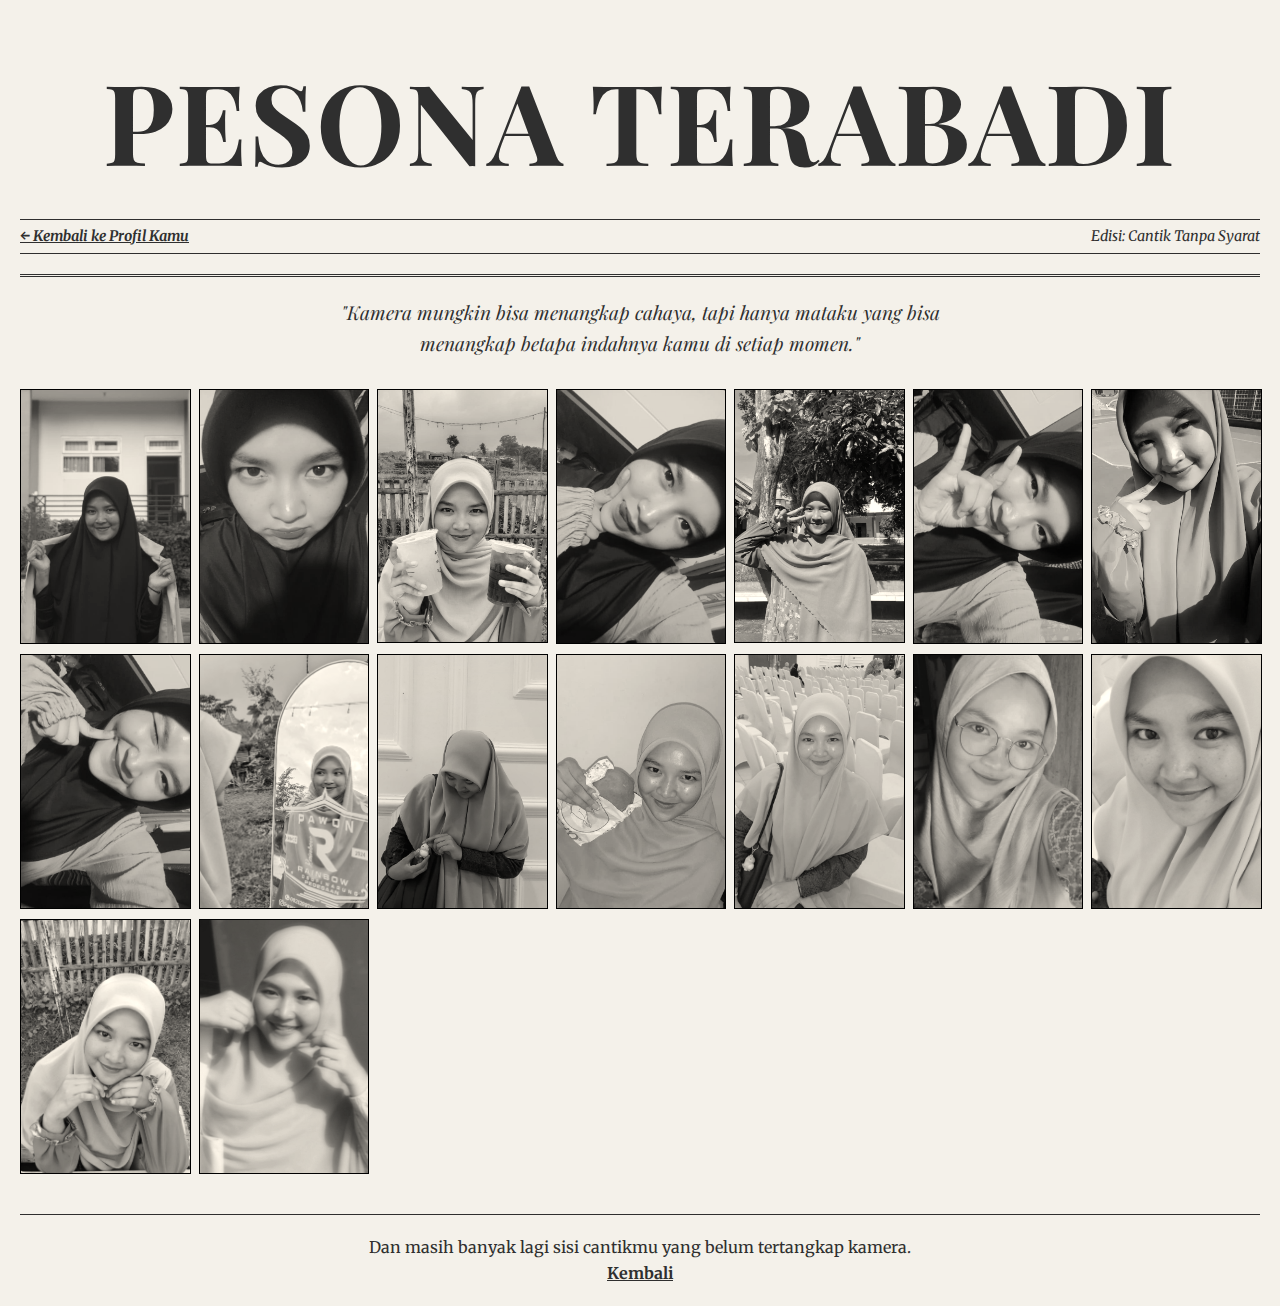
<file: album-kamu.html>
<!DOCTYPE html>
<html lang="id">
<head>
    <meta charset="UTF-8">
    <meta name="viewport" content="width=device-width, initial-scale=1.0">
    <title>Galeri Cantik - The Love Chronicle</title>
    <link rel="stylesheet" href="style.css">
</head>
<body>

    <header>
        <h1 class="masthead">Pesona Terabadi</h1>
        <div class="date-line">
            <a href="kamu.html" class="story-link">← Kembali ke Profil Kamu</a>
            <span>Edisi: Cantik Tanpa Syarat</span>
        </div>
    </header>

    <main>
        <div style="text-align: center; max-width: 600px; margin: 0 auto 30px auto;">
            <p style="font-family: 'Playfair Display', serif; font-size: 1.2rem; font-style: italic;">
                "Kamera mungkin bisa menangkap cahaya, tapi hanya mataku yang bisa menangkap betapa indahnya kamu di setiap momen."
            </p>
        </div>

        <div class="album-grid">
                <img src="/assets/album/kamu (1).jpeg" class="interactive-img">
                <img src="/assets/album/kamu (1).jpg" class="interactive-img">
                <img src="/assets/album/kamu (2).jpeg" class="interactive-img">
                <img src="/assets/album/kamu (2).jpg" class="interactive-img">
                <img src="/assets/album/kamu (3).jpeg" class="interactive-img">
                <img src="/assets/album/kamu (3).jpg" class="interactive-img">
                <img src="/assets/album/kamu (4).jpeg" class="interactive-img">
                <img src="/assets/album/kamu (4).jpg" class="interactive-img">
                <img src="/assets/album/kamu (5).jpeg" class="interactive-img">
                <img src="/assets/album/kamu (5).jpg" class="interactive-img">
                <img src="/assets/album/kamu (6).jpeg" class="interactive-img">
                <img src="/assets/album/kamu (6).jpg" class="interactive-img">
                <img src="/assets/album/kamu (7).jpeg" class="interactive-img">
                <img src="/assets/album/kamu (7).jpg" class="interactive-img">
                <img src="/assets/album/kamu (8).jpeg" class="interactive-img">
                <img src="/assets/album/kamu (8).jpg" class="interactive-img">
        </div>
      
        <div style="text-align: center; margin-top: 40px; border-top: 1px solid var(--text-ink); padding-top: 20px;">
            <p>Dan masih banyak lagi sisi cantikmu yang belum tertangkap kamera.</p>
            <a href="kamu.html" class="story-link">Kembali</a>
        </div>

    </main>

    <script src="script.js"></script>
</body>
</html>
</file>
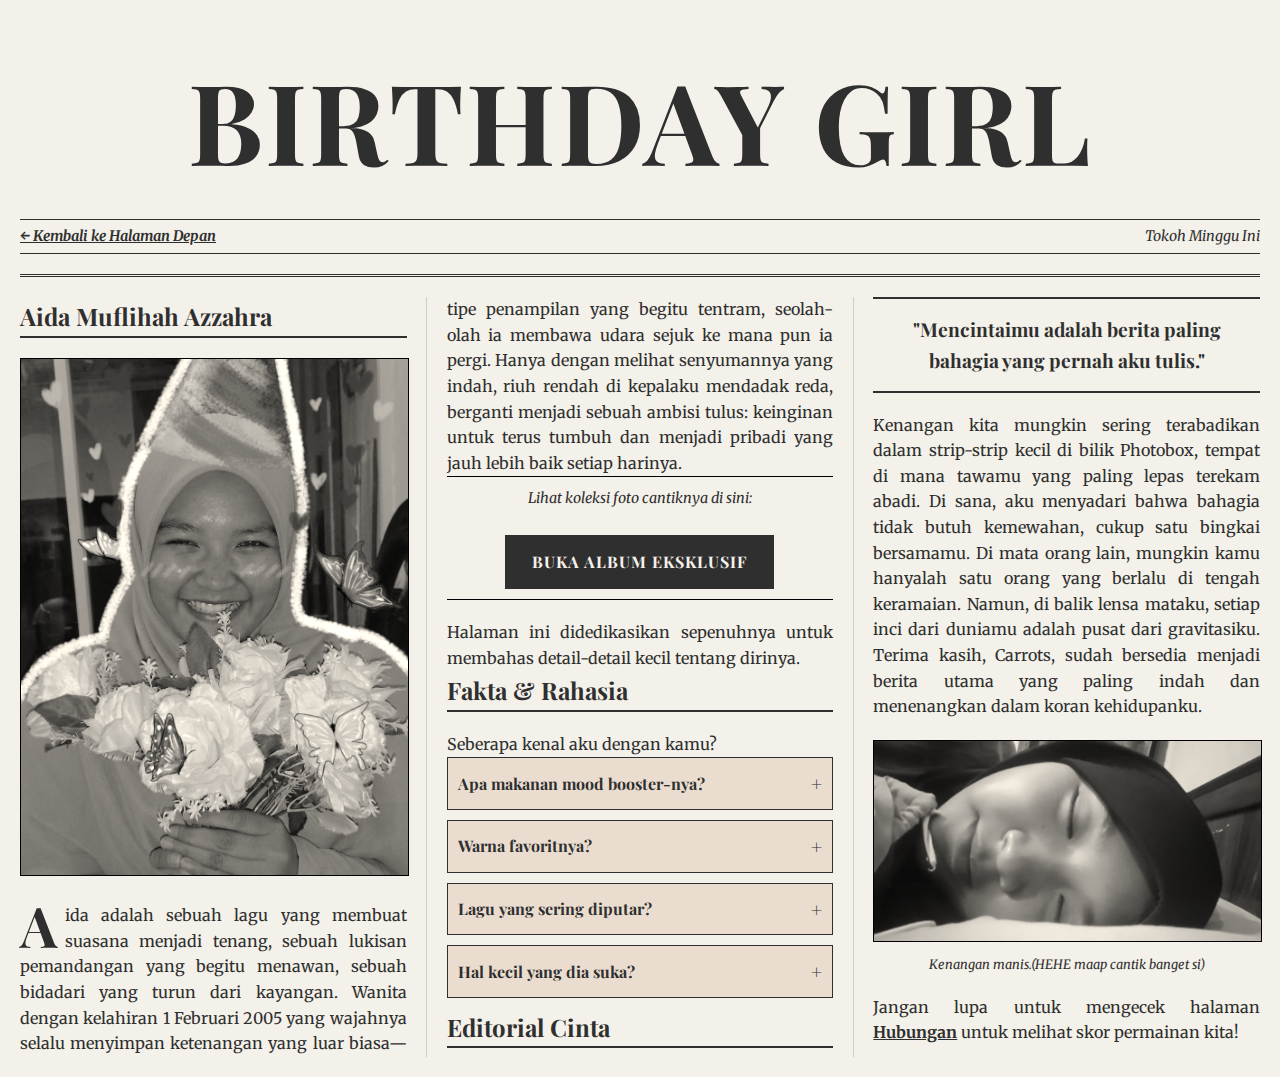
<file: kamu.html>
<!DOCTYPE html>
<html lang="id">
<head>
    <meta charset="UTF-8">
    <meta name="viewport" content="width=device-width, initial-scale=1.0">
    <title>Tentang Kamu - The Love Chronicle</title>
    <link rel="stylesheet" href="style.css">
    <style>
        /* CSS Tambahan Khusus Halaman Ini (Inline agar rapi) */
        
        /* Gaya untuk Quiz/Fakta (Details & Summary) */
        details {
            background: #eaddcf;
            padding: 10px;
            margin-bottom: 10px;
            border: 1px solid var(--text-ink);
            cursor: pointer;
        }
        
        summary {
            font-weight: bold;
            font-family: 'Playfair Display', serif;
            list-style: none; /* Hilangkan panah default */
            display: flex;
            justify-content: space-between;
            align-items: center;
        }

        summary::after {
            content: '+'; 
            font-size: 1.2rem;
        }

        details[open] summary::after {
            content: '-';
        }

        details p {
            margin: 10px 0 0 0;
            font-style: italic;
            border-top: 1px dashed var(--text-ink);
            padding-top: 5px;
        }

        /* Gaya Kutipan Koran */
        .quote-box {
            border-top: 2px solid var(--text-ink);
            border-bottom: 2px solid var(--text-ink);
            padding: 15px;
            margin: 20px 0;
            text-align: center;
            font-size: 1.2rem;
            font-weight: bold;
            font-family: 'Playfair Display', serif;
        }
        .btn-newspaper {
            display: inline-block;
            background-color: var(--text-ink);
            color: var(--bg-paper);
            padding: 12px 25px;
            text-decoration: none;
            font-family: 'Playfair Display', serif;
            font-weight: bold;
            border: 2px solid var(--text-ink);
            text-transform: uppercase;
            letter-spacing: 1px;
            transition: all 0.3s ease;
            margin-top: 15px;
            cursor: pointer;
        }

        .btn-newspaper:hover {
            background-color: transparent; /* Jadi transparan saat di-hover */
            color: var(--accent); /* Huruf jadi merah */
            border-color: var(--accent);
        }
    </style>
</head>
<body>

    <header>
        <h1 class="masthead">Birthday Girl</h1>
        <div class="date-line">
            <a href="main.html" class="story-link">← Kembali ke Halaman Depan</a>
            <span>Tokoh Minggu Ini</span>
        </div>
    </header>

    <main class="newspaper-content">
        
<article>
    <h2>Aida Muflihah Azzahra</h2>
    <figure>
        <img src="/assets/kamu1.png" alt="Pasangan" class="interactive-img">
    </figure>
    
    <p><span class="drop-cap">A</span>ida adalah sebuah lagu yang membuat suasana menjadi tenang, sebuah lukisan pemandangan yang begitu menawan, sebuah bidadari yang turun dari kayangan. Wanita dengan kelahiran 1 Februari 2005 yang wajahnya selalu menyimpan ketenangan yang luar biasa—tipe penampilan yang begitu tentram, seolah-olah ia membawa udara sejuk ke mana pun ia pergi. Hanya dengan melihat senyumannya yang indah, riuh rendah di kepalaku mendadak reda, berganti menjadi sebuah ambisi tulus: keinginan untuk terus tumbuh dan menjadi pribadi yang jauh lebih baik setiap harinya.</p>

    <div style="text-align: center; margin-bottom: 20px; border-top: 1px double #000; border-bottom: 1px double #000; padding: 10px 0;">
        <p style="margin:0 0 10px 0; font-style:italic; font-size:0.9rem;">Lihat koleksi foto cantiknya di sini:</p>
        <a href="album-kamu.html" class="btn-newspaper">Buka Album Eksklusif</a>
    </div>
    <p>Halaman ini didedikasikan sepenuhnya untuk membahas detail-detail kecil tentang dirinya.</p>
</article>

        <article>
            <h2>Fakta & Rahasia</h2>
            <p>Seberapa kenal aku dengan kamu?</p>

            <div class="quiz-section">
                <details>
                    <summary>Apa makanan mood booster-nya?</summary>
                    <p>Seblak level pedas (tapi gaboleeee banyak-banyak)</p>
                </details>

                <details>
                    <summary>Warna favoritnya?</summary>
                    <p>Warna favoritnya nama band dari lagi "Cinta Dalam Hati"</p>
                </details>

                <details>
                    <summary>Lagu yang sering diputar?</summary>
                    <p>Apa ay??? lagunya Dimas M kali ya</p>
                </details>
                
                <details>
                    <summary>Hal kecil yang dia suka?</summary>
                    <p>Diperlakukan manis, diberi kabar, dan masih banyak lagi.</p>
                </details>
            </div>
        </article>

        <article>
            <h2>Editorial Cinta</h2>
            <div class="quote-box">
                "Mencintaimu adalah berita paling bahagia yang pernah aku tulis."
            </div>

            <p>Kenangan kita mungkin sering terabadikan dalam strip-strip kecil di bilik Photobox, tempat di mana tawamu yang paling lepas terekam abadi. Di sana, aku menyadari bahwa bahagia tidak butuh kemewahan, cukup satu bingkai bersamamu. Di mata orang lain, mungkin kamu hanyalah satu orang yang berlalu di tengah keramaian. Namun, di balik lensa mataku, setiap inci dari duniamu adalah pusat dari gravitasiku. Terima kasih, Carrots, sudah bersedia menjadi berita utama yang paling indah dan menenangkan dalam koran kehidupanku.</p>

            <figure>
                <img src="/assets/kamu2.png" class="interactive-img" style="height: 200px; object-fit: cover;">
                <figcaption>Kenangan manis.(HEHE maap cantik banget si)</figcaption>
            </figure>

            <p>Jangan lupa untuk mengecek halaman <a href="kita.html" class="story-link">Hubungan</a> untuk melihat skor permainan kita!</p>
        </article>

    </main>

    <script src="script.js"></script>
</body>
</html>
</file>
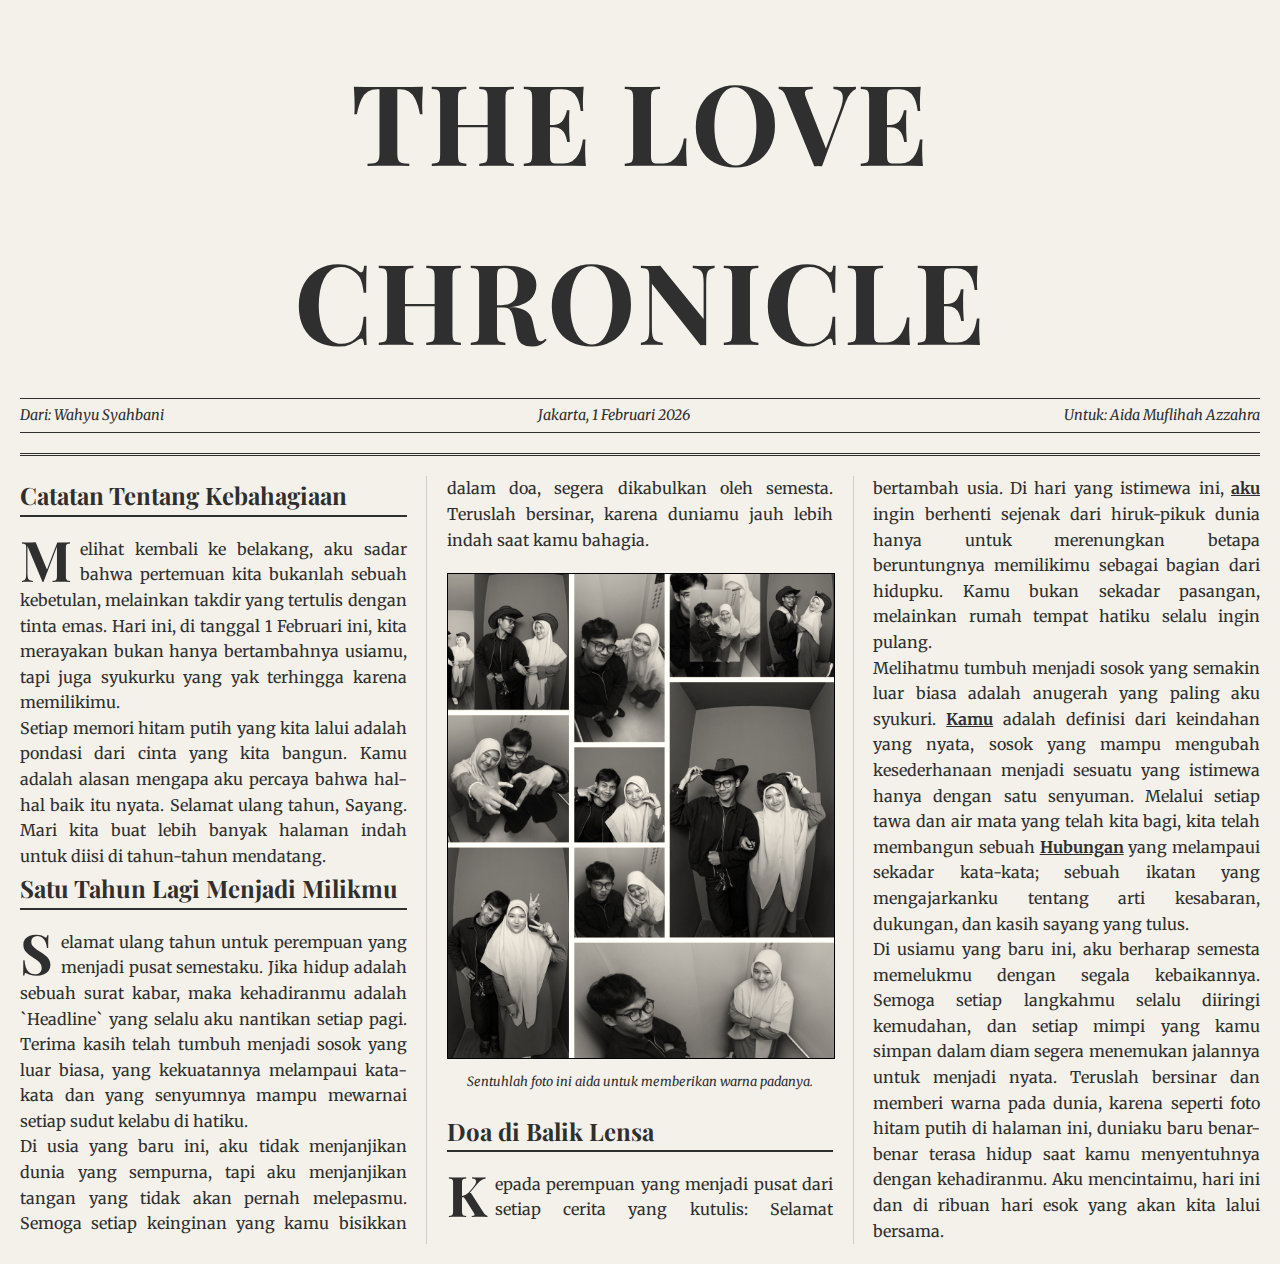
<file: main.html>
<!DOCTYPE html>
<html lang="id">
<head>
    <meta charset="UTF-8">
    <meta name="viewport" content="width=device-width, initial-scale=1.0">
    <title>The Love Chronicle - Halaman Utama</title>
    <link rel="stylesheet" href="style.css">
</head>
<body>

    <header>
        <h1 class="masthead">The Love Chronicle</h1>
        <div class="date-line">
            <span>Dari: Wahyu Syahbani</span>
            <span>Jakarta, 1 Februari 2026</span>
            <span>Untuk: Aida Muflihah Azzahra</span>
        </div>
    </header>

    <main class="newspaper-content">
        <article>
            <h2>Catatan Tentang Kebahagiaan</h2>
            <p><span class="drop-cap">M</span>elihat kembali ke belakang, aku sadar bahwa pertemuan kita bukanlah sebuah kebetulan, melainkan takdir yang tertulis dengan tinta emas. Hari ini, di tanggal 1 Februari ini, kita merayakan bukan hanya bertambahnya usiamu, tapi juga syukurku yang yak terhingga karena memilikimu.</p>

            <p>Setiap memori hitam putih yang kita lalui adalah pondasi dari cinta yang kita bangun. Kamu adalah alasan mengapa aku percaya bahwa hal-hal baik itu nyata. Selamat ulang tahun, Sayang. Mari kita buat lebih banyak halaman indah untuk diisi di tahun-tahun mendatang.</p>

            <h2>Satu Tahun Lagi Menjadi Milikmu</h2>
            <p><span class="drop-cap">S</span>elamat ulang tahun untuk perempuan yang menjadi pusat semestaku. Jika hidup adalah sebuah surat kabar, maka kehadiranmu adalah `Headline` yang selalu aku nantikan setiap pagi. Terima kasih telah tumbuh menjadi sosok yang luar biasa, yang kekuatannya melampaui kata-kata dan yang senyumnya mampu mewarnai setiap sudut kelabu di hatiku.</p>

            <p>Di usia yang baru ini, aku tidak menjanjikan dunia yang sempurna, tapi aku menjanjikan tangan yang tidak akan pernah melepasmu. Semoga setiap keinginan yang kamu bisikkan dalam doa, segera dikabulkan oleh semesta. Teruslah bersinar, karena duniamu jauh lebih indah saat kamu bahagia.</p>


            <figure>
                <img src="/assets/gird.png" alt="Couple" class="interactive-img">
                <figcaption>Sentuhlah foto ini aida untuk memberikan warna padanya.</figcaption>
            </figure>
            
            <h2>Doa di Balik Lensa</h2>
            <p><span class="drop-cap">K</span>epada perempuan yang menjadi pusat dari setiap cerita yang kutulis: Selamat bertambah usia. Di hari yang istimewa ini, <a href="aku.html" class="story-link">aku</a> ingin berhenti sejenak dari hiruk-pikuk dunia hanya untuk merenungkan betapa beruntungnya memilikimu sebagai bagian dari hidupku. Kamu bukan sekadar pasangan, melainkan rumah tempat hatiku selalu ingin pulang.</p>
            
            <p>Melihatmu tumbuh menjadi sosok yang semakin luar biasa adalah anugerah yang paling aku syukuri. <a href="kamu.html" class="story-link">Kamu</a> adalah definisi dari keindahan yang nyata, sosok yang mampu mengubah kesederhanaan menjadi sesuatu yang istimewa hanya dengan satu senyuman. Melalui setiap tawa dan air mata yang telah kita bagi, kita telah membangun sebuah <a href="kita.html" class="story-link">Hubungan</a> yang melampaui sekadar kata-kata; sebuah ikatan yang mengajarkanku tentang arti kesabaran, dukungan, dan kasih sayang yang tulus.</p>

            <p>Di usiamu yang baru ini, aku berharap semesta memelukmu dengan segala kebaikannya. Semoga setiap langkahmu selalu diiringi kemudahan, dan setiap mimpi yang kamu simpan dalam diam segera menemukan jalannya untuk menjadi nyata. Teruslah bersinar dan memberi warna pada dunia, karena seperti foto hitam putih di halaman ini, duniaku baru benar-benar terasa hidup saat kamu menyentuhnya dengan kehadiranmu. Aku mencintaimu, hari ini dan di ribuan hari esok yang akan kita lalui bersama.</p>
        </article>
    </main>

    <script src="script.js"></script>
</body>
</html>
</file>
<file: style.css>
/* style.css */
@import url('https://fonts.googleapis.com/css2?family=Playfair+Display:ital,wght@0,400;0,700;1,400&family=Merriweather:wght@300;400;700&display=swap');

:root {
    --bg-paper: #f4f1ea;
    --text-ink: #2f2f2f;
    --accent: #8b0000; /* Merah tua untuk link */
    --border-color: #2f2f2f;
}

body {
    background-color: var(--bg-paper);
    color: var(--text-ink);
    font-family: 'Merriweather', serif;
    margin: 0;
    padding: 20px;
    line-height: 1.6;
}

/* Header Koran */
header {
    text-align: center;
    border-bottom: 3px double var(--border-color);
    margin-bottom: 20px;
    padding-bottom: 20px;
}

h1.masthead {
    font-family: 'Playfair Display', serif;
    font-size: 7rem;
    text-transform: uppercase;
    margin: 10px 0;
    letter-spacing: 2px;
}

.date-line {
    border-top: 1px solid var(--border-color);
    border-bottom: 1px solid var(--border-color);
    padding: 5px 0;
    font-style: italic;
    font-size: 0.9rem;
    display: flex;
    justify-content: space-between;
}

/* Layout Kolom Koran */
.newspaper-content {
    column-count: 3;
    column-gap: 40px;
    column-rule: 1px solid #ccc;
    text-align: justify;
}

@media (max-width: 768px) {
    .newspaper-content {
        column-count: 1;
    }
    h1.masthead {
        font-size: 2rem;
    }
}

/* Typography */
h2 {
    font-family: 'Playfair Display', serif;
    margin-top: 0;
    border-bottom: 2px solid var(--text-ink);
}

.drop-cap {
    float: left;
    font-family: 'Playfair Display', serif;
    font-size: 3.5rem;
    line-height: 0.8;
    margin-right: 8px;
    font-weight: bold;
}

/* Link Interaktif (Kata Tersebar) */
a.story-link {
    color: var(--text-ink);
    text-decoration: underline;
    font-weight: bolder ;
    cursor: pointer;
    transition: color 0.3s;
}

a.story-link:hover {
    color: var(--accent);
    background-color: rgba(0,0,0,0.05);
}

/* Gambar & Efek Warna */
figure {
    margin: 20px 0;
    break-inside: avoid;
    text-align: center;
}

img.interactive-img {
    width: 100%;
    height: auto;
    filter: grayscale(100%) sepia(20%); /* Efek Koran Lama */
    transition: filter 0.8s ease;
    cursor: pointer;
    border: 1px solid #000;
}

/* Kelas ini ditambahkan lewat JS saat diklik */
img.interactive-img.reveal {
    filter: grayscale(0%) sepia(0%);
}

figcaption {
    font-size: 0.8rem;
    font-style: italic;
    margin-top: 5px;
}

/* --- Komponen Halaman Lain --- */

/* Photo Album Grid */
.album-grid {
    display: grid;
    grid-template-columns: repeat(auto-fill, minmax(150px, 1fr));
    gap: 10px;
}

/* Music Player Sederhana */
.vinyl-player {
    border: 2px solid var(--text-ink);
    padding: 15px;
    text-align: center;
    background: #eaddcf;
}
.vinyl-player h3,p{
    margin: 0px 0;
}

.vinyl-player.playing {
    animation: spin 3s linear infinite;
}

@keyframes spin {
    from { transform: rotate(0deg); }
    to { transform: rotate(360deg); }
}


.controls button {
    border:0px;
    background: transparent;
}
.dino-row img{
    width: 100px;
}

/* --- GANTI BAGIAN GAME DI STYLE.CSS --- */

.suit-game-container {
    border: 2px dashed var(--text-ink);
    padding: 15px;
    text-align: center;
    background-color: rgba(0,0,0,0.03); /* Sedikit gelap */
    margin: 20px 0;
}

.score-board {
    display: flex;
    justify-content: space-around;
    font-family: 'Playfair Display', serif;
    font-weight: bold;
    border-bottom: 1px solid var(--text-ink);
    padding-bottom: 10px;
    margin-bottom: 15px;
}

.suit-display {
    font-size: 3rem;
    margin: 10px 0;
    height: 70px; /* Menjaga tinggi tetap stabil */
}

.suit-controls {
    display: flex;
    justify-content: center;
    gap: 10px;
}

.btn-suit {
    background: var(--bg-paper);
    border: 1px solid var(--text-ink);
    font-size: 1.5rem;
    width: 50px;
    height: 50px;
    cursor: pointer;
    border-radius: 50%;
    transition: transform 0.2s, background-color 0.2s;
}

.btn-suit:hover {
    transform: scale(1.1);
    background-color: var(--text-ink);
    color: var(--bg-paper);
}

.result-msg {
    margin-top: 10px;
    font-style: italic;
    font-weight: bold;
    min-height: 1.5em;
}
/* --- STYLE GAME CARI KATA & TEBAK ANGKA --- */
.game-menu{
    justify-self: center;
    color: var(--border-color);
}
.game-menu button{
    background-color: var(--bg-paper);
    color: var(--text-ink);
    border-radius: 10px;
    font-family: 'Playfair Display', serif;
    font-weight: bold;
}
/* Word Search Grid */
.word-search-container {
    display: grid;
    grid-template-columns: repeat(5, 1fr);
    gap: 5px;
    max-width: 200px;
    margin: 15px auto;
}

.letter-box {
    width: 35px;
    height: 35px;
    border: 1px solid var(--text-ink);
    display: flex;
    justify-content: center;
    align-items: center;
    font-weight: bold;
    cursor: pointer;
    background: transparent;
    transition: 0.3s;
}

.letter-box.found {
    background: var(--text-ink);
    color: var(--bg-paper);
}

/* Guess Number */
.guess-container input {
    width: 60px;
    text-align: center;
    border: 2px solid var(--text-ink);
    background: transparent;
    padding: 5px;
    font-family: 'Playfair Display', serif;
    font-size: 1.2rem;
}

.btn-newspaper {
    display: inline-block;
    background-color: var(--text-ink);
    color: var(--bg-paper);
    padding: 12px 25px;
    text-decoration: none;
    font-family: 'Playfair Display', serif;
    font-weight: bold;
    border: 2px solid var(--text-ink);
    text-transform: uppercase;
    letter-spacing: 1px;
    transition: all 0.3s ease;
    margin-top: 15px;
    cursor: pointer;
}

.btn-newspaper:hover {
    background-color: transparent; /* Jadi transparan saat di-hover */
    color: var(--accent); /* Huruf jadi merah */
    border-color: var(--accent);
}
/* Tambahkan/Ganti di style.css */
.dino-container {
    display: flex;
    justify-content: center;
    gap: 0px;
    margin: 0px 0;
    padding: 0px;
    border: 2px dashed var(--text-ink);
    /* Memastikan tombol bisa diklik di dalam layout kolom */
    position: relative; 
    z-index: 999; 
    pointer-events: auto;
    background-color: rgba(255,255,255,0.1); /* Sedikit kontras */
    flex-direction: column;
}
.dino-row {
    display: flex;
    justify-content: center;
}
.dino-label {
    text-align: center;
    font-family: 'Merriweather', serif;
}
.dino-title {
    text-align: center;
    font-size: 15px;
    font-weight: 500;
}
#btnDino1{
    margin-right: -10px;
}
#btnDino2{
    margin-left: -10px;
}
.dino-widget {
    background: none;
    border: 2px solid transparent;
    cursor: pointer;
    padding: 10px;
    transition: all 0.2s ease;
    display: flex;
    flex-direction: column;
    align-items: center;
    -webkit-tap-highlight-color: transparent; /* Untuk mobile */
}
.dino-love {
    font-size: 3rem;
    pointer-events: none; /* Klik tembus ke button */
}
.dino-widget:active {
    transform: scale(0.9); /* Efek membal saat ditekan */
}

.dino-icon {
    font-size: 4rem; /* Lebih besar agar mudah diklik di HP */
    filter: grayscale(100%);
    pointer-events: none; /* Klik tembus ke button */
}

.dino-widget.active .dino-icon {
    filter: grayscale(0%);
}
</file>
